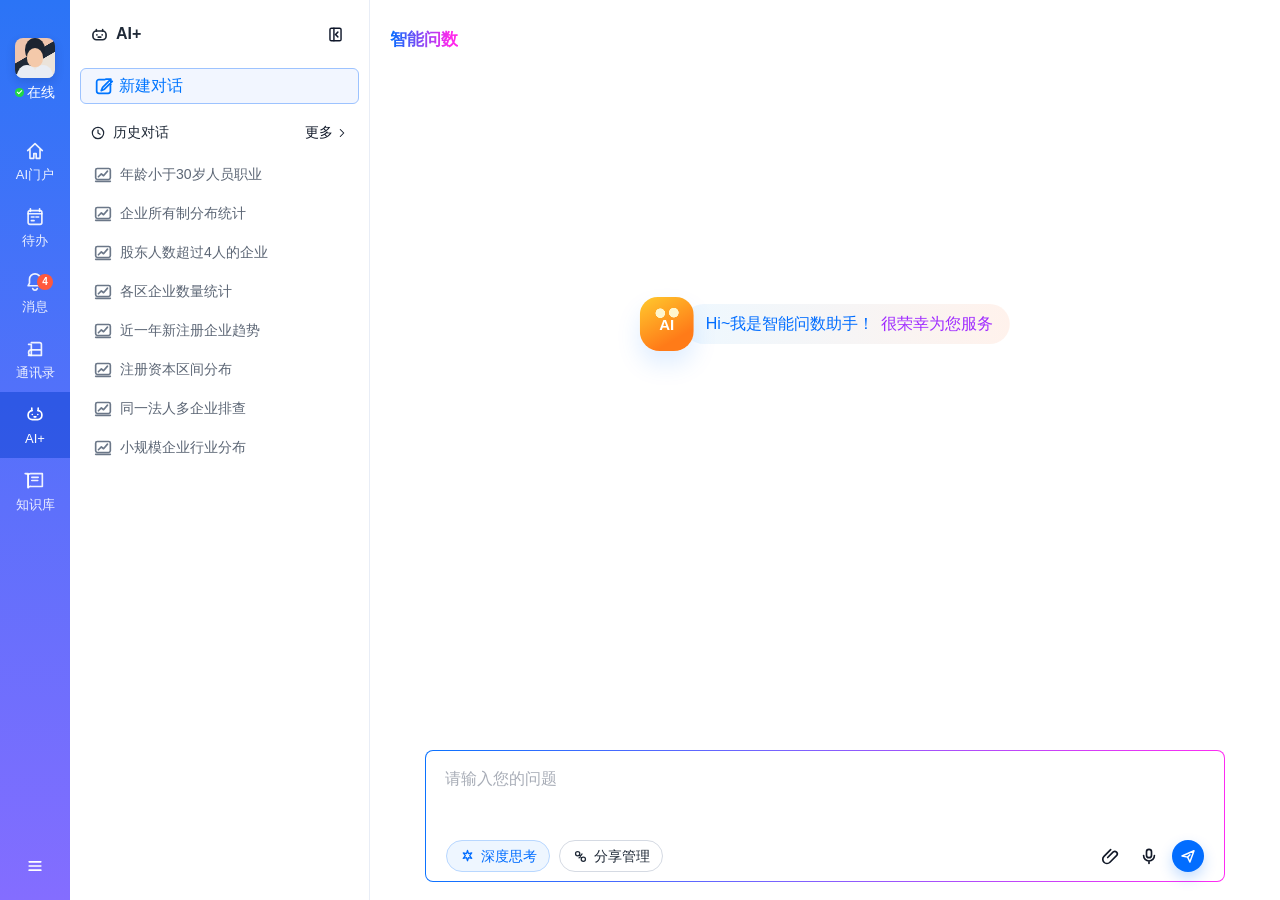
<file: index.html>
<!doctype html>
<html lang="zh-CN">
  <head>
    <meta charset="UTF-8" />
    <meta name="viewport" content="width=device-width, initial-scale=1.0" />
    <title>AI+ 智能问数</title>
    <link rel="stylesheet" href="./styles.css?v=20260804-line-y-axis" />
  </head>
  <body>
    <div class="app">
      <aside class="rail" aria-label="主导航">
        <div class="profile">
          <div class="avatar">
            <span></span>
          </div>
          <div class="online"><i></i>在线</div>
        </div>

        <nav class="rail-nav">
          <a href="#" class="rail-item">
            <svg viewBox="0 0 24 24" aria-hidden="true">
              <path d="M4 11.5 12 4l8 7.5" />
              <path d="M6.5 10.5V20h4.2v-5.2h2.6V20h4.2v-9.5" />
            </svg>
            <span>AI门户</span>
          </a>
          <a href="#" class="rail-item">
            <svg viewBox="0 0 24 24" aria-hidden="true">
              <path d="M7 3v3M17 3v3M4.5 8.5h15" />
              <rect x="4.5" y="5" width="15" height="15" rx="2" />
              <path d="M8 12h3M13 12h3M8 16h3" />
            </svg>
            <span>待办</span>
          </a>
          <a href="#" class="rail-item has-badge">
            <svg viewBox="0 0 24 24" aria-hidden="true">
              <path d="M18 8a6 6 0 0 0-12 0v4.2L4.5 15h15L18 12.2V8Z" />
              <path d="M9.5 18a2.6 2.6 0 0 0 5 0" />
            </svg>
            <b>4</b>
            <span>消息</span>
          </a>
          <a href="#" class="rail-item">
            <svg viewBox="0 0 24 24" aria-hidden="true">
              <path d="M8 5h9a2 2 0 0 1 2 2v12H8a3 3 0 0 1 0-6h11" />
              <path d="M5 7h3v12H5" />
            </svg>
            <span>通讯录</span>
          </a>
          <a href="#" class="rail-item active">
            <svg viewBox="0 0 24 24" aria-hidden="true">
              <path d="M9 7.2a4.5 4.5 0 0 0-4.5 4.5v.8A4.5 4.5 0 0 0 9 17h6a4.5 4.5 0 0 0 4.5-4.5v-.8A4.5 4.5 0 0 0 15 7.2" />
              <path d="M8.5 6V4.5M15.5 6V4.5M9 11.5h.1M15 11.5h.1M11 14h2" />
            </svg>
            <span>AI+</span>
          </a>
          <a href="#" class="rail-item">
            <svg viewBox="0 0 24 24" aria-hidden="true">
              <path d="M4.5 5.2A3.2 3.2 0 0 1 7.7 4H20v14H7.7a3.2 3.2 0 0 0-3.2 1.2V5.2Z" />
              <path d="M4.5 5.2A3.2 3.2 0 0 0 1.3 4H4.5v15.2" />
              <path d="M8.5 8h7M8.5 11.5H15" />
            </svg>
            <span>知识库</span>
          </a>
        </nav>

        <button class="rail-menu" aria-label="更多菜单">
          <svg viewBox="0 0 24 24" aria-hidden="true">
            <path d="M5 7h14M5 12h14M5 17h14" />
          </svg>
        </button>
      </aside>

      <aside class="panel" aria-label="AI+ 历史对话">
        <header class="panel-header">
          <div class="brand">
            <svg viewBox="0 0 24 24" aria-hidden="true">
              <path d="M8.4 8.2V6.5M15.6 8.2V6.5" />
              <rect x="4.5" y="8" width="15" height="10" rx="4" />
              <path d="M9 12.5h.1M15 12.5h.1M10.5 15h3" />
            </svg>
            <span>AI+</span>
          </div>
          <button class="collapse" aria-label="收起侧栏">
            <svg viewBox="0 0 24 24" aria-hidden="true">
              <rect x="5" y="4" width="14" height="16" rx="1.8" />
              <path d="M10 4v16M15 9l-3 3 3 3" />
            </svg>
          </button>
        </header>

        <button class="new-chat" id="newChat">
          <svg viewBox="0 0 24 24" aria-hidden="true">
            <path d="M13 5H6.5A2.5 2.5 0 0 0 4 7.5v10A2.5 2.5 0 0 0 6.5 20h10a2.5 2.5 0 0 0 2.5-2.5V11" />
            <path d="M14 4.5h5.5V10M19 5l-8.5 8.5L9 17l3.5-1.5L21 7" />
          </svg>
          新建对话
        </button>

        <section class="history">
          <header>
            <div>
              <svg viewBox="0 0 24 24" aria-hidden="true">
                <circle cx="12" cy="12" r="8.5" />
                <path d="M12 7.5V12l3 2" />
              </svg>
              <span>历史对话</span>
            </div>
            <a href="#">更多<svg viewBox="0 0 24 24" aria-hidden="true"><path d="m9 6 6 6-6 6" /></svg></a>
          </header>
          <div class="history-list" id="historyList">
            <a href="#" class="history-item" data-query="帮我统计一下年龄小于30岁的人员职业情况，用柱状图展示" data-history-answer-id="under-30-occupation">
              <svg viewBox="0 0 24 24" aria-hidden="true"><rect x="4" y="6" width="16" height="12" rx="1.8" /><path d="M7 15l3.2-3.1 2.4 2 4.3-5M4 20h16" /></svg>
              年龄小于30岁人员职业
            </a>
            <a href="#" class="history-item" data-query="统计企业所有制情况，柱状图展示" data-history-answer-id="ownership-distribution">
              <svg viewBox="0 0 24 24" aria-hidden="true"><rect x="4" y="6" width="16" height="12" rx="1.8" /><path d="M7 15l3.2-3.1 2.4 2 4.3-5M4 20h16" /></svg>
              企业所有制分布统计
            </a>
            <a href="#" class="history-item" data-query="股东人数超过4人的企业有哪些" data-history-answer-id="shareholders-over-four">
              <svg viewBox="0 0 24 24" aria-hidden="true"><rect x="4" y="6" width="16" height="12" rx="1.8" /><path d="M7 15l3.2-3.1 2.4 2 4.3-5M4 20h16" /></svg>
              股东人数超过4人的企业
            </a>
            <a href="#" class="history-item" data-query="按行政区统计企业数量" data-history-answer-id="district-enterprise-count">
              <svg viewBox="0 0 24 24" aria-hidden="true"><rect x="4" y="6" width="16" height="12" rx="1.8" /><path d="M7 15l3.2-3.1 2.4 2 4.3-5M4 20h16" /></svg>
              各区企业数量统计
            </a>
            <a href="#" class="history-item" data-query="统计近一年新注册企业趋势" data-history-answer-id="new-registration-trend">
              <svg viewBox="0 0 24 24" aria-hidden="true"><rect x="4" y="6" width="16" height="12" rx="1.8" /><path d="M7 15l3.2-3.1 2.4 2 4.3-5M4 20h16" /></svg>
              近一年新注册企业趋势
            </a>
            <a href="#" class="history-item" data-query="注册资本区间分布统计" data-history-answer-id="capital-range-distribution">
              <svg viewBox="0 0 24 24" aria-hidden="true"><rect x="4" y="6" width="16" height="12" rx="1.8" /><path d="M7 15l3.2-3.1 2.4 2 4.3-5M4 20h16" /></svg>
              注册资本区间分布
            </a>
            <a href="#" class="history-item" data-query="同一法人名下多企业情况" data-history-answer-id="legal-person-multi-company">
              <svg viewBox="0 0 24 24" aria-hidden="true"><rect x="4" y="6" width="16" height="12" rx="1.8" /><path d="M7 15l3.2-3.1 2.4 2 4.3-5M4 20h16" /></svg>
              同一法人多企业排查
            </a>
            <a href="#" class="history-item" data-query="人员规模小于10人的企业行业分布" data-history-answer-id="small-staff-industry">
              <svg viewBox="0 0 24 24" aria-hidden="true"><rect x="4" y="6" width="16" height="12" rx="1.8" /><path d="M7 15l3.2-3.1 2.4 2 4.3-5M4 20h16" /></svg>
              小规模企业行业分布
            </a>
          </div>
        </section>
      </aside>

      <main class="main" id="main">
        <h1>智能问数</h1>

        <section class="greeting" id="greeting" aria-label="欢迎语">
          <div class="mascot">AI</div>
          <div class="greet-bubble">
            <span>Hi~我是智能问数助手！</span>
            <em>很荣幸为您服务</em>
          </div>
        </section>

        <section class="chat-view" id="chatView" aria-live="polite"></section>

        <section class="workspace" id="workspace" aria-label="对话区">
          <div class="search-panel" id="searchPanel" hidden>
            <header>
              <span>相关问题</span>
              <small>选择一个问题开始分析</small>
            </header>
            <div class="search-results" id="searchResults"></div>
          </div>

          <form class="composer" id="composerForm">
            <textarea id="questionInput" aria-label="输入您的问题" placeholder="请输入您的问题"></textarea>
            <div class="composer-footer">
              <div class="mode-group">
                <button type="button" class="pill active-pill">
                  <svg viewBox="0 0 24 24" aria-hidden="true">
                    <path d="M12 3.5 13.4 8l4.6-1-3 3.8 3 3.8-4.6-1L12 18l-1.4-4.4-4.6 1 3-3.8-3-3.8 4.6 1L12 3.5Z" />
                  </svg>
                  深度思考
                </button>
                <button type="button" class="pill">
                  <svg viewBox="0 0 24 24" aria-hidden="true">
                    <circle cx="8" cy="8" r="3" />
                    <circle cx="16" cy="16" r="3" />
                    <path d="M10.4 10.3 13.6 13.7M14.2 8.4 10 14" />
                  </svg>
                  分享管理
                </button>
              </div>
              <div class="action-group">
                <button type="button" class="icon-button" title="添加附件" aria-label="添加附件">
                  <svg viewBox="0 0 24 24" aria-hidden="true">
                    <path d="m9.2 13.8 6.7-6.7a3 3 0 0 1 4.2 4.2l-8.2 8.2a5 5 0 0 1-7.1-7.1l8-8" />
                  </svg>
                </button>
                <button type="button" class="icon-button" title="语音输入" aria-label="语音输入">
                  <svg viewBox="0 0 24 24" aria-hidden="true">
                    <rect x="9" y="4" width="6" height="10" rx="3" />
                    <path d="M5.5 11.5a6.5 6.5 0 0 0 13 0M12 18v3" />
                  </svg>
                </button>
                <button type="submit" class="send" id="sendButton" title="发送" aria-label="发送">
                  <svg viewBox="0 0 24 24" aria-hidden="true">
                    <path d="m4 12 16-7-5.5 15-3-6.5L4 12Z" />
                    <path d="m11.5 13.5 3-3" />
                  </svg>
                </button>
              </div>
            </div>
          </form>
        </section>
      </main>
    </div>

    <script>
      window.aiDemoStorageKey = "aiDataBusinessCasesHistoryV3";
      window.aiDemoAnswers = [
        {
          id: "under-30-occupation",
          title: "年龄小于30岁人员职业分布统计",
          keywords: ["年龄", "小于30", "30岁", "人员", "职业", "柱状图", "统计"],
          source: "人员档案与企业登记数据",
          creator: "问数分析",
          createdAt: "2026-08-03 10:18",
          chartTitle: "年龄小于30岁人员职业分布统计",
          defaultChart: "bar",
          tableHeaders: ["序号", "职业", "人员数量（人）"],
          chartData: [
            { label: "程序员", value: 96, group: "技术类", columns: ["1", "程序员", "96"] },
            { label: "金融分析师", value: 52, group: "金融类", columns: ["2", "金融分析师", "52"] },
            { label: "产品经理", value: 39, group: "产品类", columns: ["3", "产品经理", "39"] },
            { label: "设计师", value: 24, group: "创意类", columns: ["4", "设计师", "24"] },
            { label: "会计", value: 18, group: "财务类", columns: ["5", "会计", "18"] },
            { label: "摄影师", value: 11, group: "创意类", columns: ["6", "摄影师", "11"] },
            { label: "空乘", value: 6, group: "服务类", columns: ["7", "空乘", "6"] },
          ],
          sections: [
            { heading: "一、查询口径", body: "已按年龄小于30岁筛选人员档案，并按职业字段进行分组统计。当前结果仅展示符合条件人员的职业分布情况。" },
            { heading: "二、统计结果", body: "本次查询共命中246名年龄小于30岁的人员。其中程序员96人，占比最高；金融分析师52人、产品经理39人；空乘6人，为当前样例中的低值职业。" },
            { heading: "三、解读建议", body: "职业分布存在明显高低差，程序员人数是空乘的16倍，技术类岗位占比偏高。若需要进一步分析年轻人员结构，可继续按企业、部门、学历、入职时间或所在区域拆分。" },
          ],
          guesses: [
            { label: "列出年龄小于30岁的人员明细", body: "可输出姓名、年龄、职业、所属企业、所在区域和登记时间字段，用于核对明细记录是否完整。", chart: "table" },
            { label: "哪些职业人数最高？", body: "程序员人数最高，为96人；金融分析师52人、产品经理39人，属于第二梯队；空乘6人，为当前低值职业。", chart: "bar" },
            { label: "生成职业占比饼图", body: "程序员占比约39.0%，金融分析师约21.1%，产品经理约15.9%，其余职业占比较低，适合用饼图查看职业集中度。", chart: "pie" },
          ],
        },
        {
          id: "ownership-distribution",
          title: "企业所有制分布统计",
          keywords: ["企业", "所有制", "国企", "民营", "外企", "柱状图", "统计"],
          source: "工商登记基础库",
          creator: "问数分析",
          createdAt: "2026-08-03 10:22",
          chartTitle: "企业所有制分布统计",
          defaultChart: "bar",
          tableHeaders: ["序号", "企业所有制", "企业数量（家）"],
          chartData: [
            { label: "民营", value: 138, group: "所有制", columns: ["1", "民营", "138"] },
            { label: "国企", value: 46, group: "所有制", columns: ["2", "国企", "46"] },
            { label: "外企", value: 11, group: "所有制", columns: ["3", "外企", "11"] },
          ],
          sections: [
            { heading: "一、查询口径", body: "已按企业登记信息中的所有制类型进行分组统计，当前仅统计样例库内可识别所有制的企业记录。" },
            { heading: "二、统计结果", body: "本次共查询到195家企业，其中民营企业138家、国企46家、外企11家，民营企业数量明显高于其他类型。" },
            { heading: "三、数据解读", body: "从分布看，当前样例库以民营企业为主，民营企业数量约为外企的12.5倍。该结论与柱状图和明细表中的数量一致。" },
          ],
          guesses: [
            { label: "输出所有制统计明细", body: "所有制统计明细包含民营138家、国企46家、外企11家，合计195家，与当前柱状图一致。", chart: "table" },
            { label: "生成所有制占比饼图", body: "民营企业占比约70.8%，国企约23.6%，外企约5.6%，适合用饼图快速查看结构。", chart: "pie" },
            { label: "列出外企明细", body: "可输出外企名称、注册日期、注册资本、法人姓名和注册地址，便于后续核对。", chart: "table" },
          ],
        },
        {
          id: "shareholders-over-four",
          title: "股东人数超过4人的企业清单",
          keywords: ["股东", "股东人数", "超过4人", "企业", "明细", "清单", "表格"],
          source: "企业股权登记数据",
          creator: "问数分析",
          createdAt: "2026-08-03 10:27",
          chartTitle: "股东人数超过4人的企业明细",
          defaultChart: "table",
          tableHeaders: ["序号", "机构名称", "注册或登记日期", "股东数", "注册资本金额（元）", "法人姓名"],
          chartData: [
            { label: "广州市创蔚服装有限公司", value: 58, group: "大型企业", columns: ["1", "广州市创蔚服装有限公司", "2026-05-18", "58", "15,000,000.00", "孙婉婷"] },
            { label: "广州穗达科技服务有限公司", value: 21, group: "中型企业", columns: ["2", "广州穗达科技服务有限公司", "2021-09-26", "21", "4,800,000.00", "陈晓华"] },
            { label: "广州佛镁特家居有限公司", value: 5, group: "小微企业", columns: ["3", "广州佛镁特家居有限公司", "2018-02-18", "5", "1,500,000.00", "王建国"] },
          ],
          sections: [
            { heading: "一、查询口径", body: "已筛选股东人数超过4人的企业，并展示机构名称、登记日期、股东数、注册资本和法人姓名等关键字段。" },
            { heading: "二、查询结果", body: "当前共命中3家企业，股东数分别为58人、21人和5人。其中广州市创蔚服装有限公司股东人数最多，注册资本也最高。" },
            { heading: "三、数据解读", body: "三家企业均满足股东人数超过4人的条件，且股东数量差异明显，最高值是最低值的11.6倍。建议结合行业、注册地址和股权变更记录进一步判断企业规模和经营稳定性。" },
          ],
          guesses: [
            { label: "按股东人数排序展示", body: "可按股东数降序展示企业清单，优先查看股东人数最多的企业及其注册资本情况。", chart: "bar" },
            { label: "输出企业股东数明细", body: "当前明细包含企业名称、登记日期、股东数、注册资本和法人姓名，可直接核对股东人数超过4人的企业清单。", chart: "table" },
            { label: "筛选股东数超过20人", body: "当前结果中广州市创蔚服装有限公司和广州穗达科技服务有限公司股东数超过20人，可作为重点核查对象。", chart: "table" },
          ],
        },
        {
          id: "district-enterprise-count",
          title: "各区企业数量统计",
          keywords: ["行政区", "区域", "企业数量", "各区", "柱状图", "分布"],
          source: "企业登记地址数据",
          creator: "问数分析",
          createdAt: "2026-08-03 10:31",
          chartTitle: "各区企业数量统计",
          defaultChart: "bar",
          tableHeaders: ["序号", "行政区", "企业数量（家）"],
          chartData: [
            { label: "天河区", value: 286, group: "中心城区", columns: ["1", "天河区", "286"] },
            { label: "海珠区", value: 142, group: "中心城区", columns: ["2", "海珠区", "142"] },
            { label: "越秀区", value: 81, group: "中心城区", columns: ["3", "越秀区", "81"] },
            { label: "黄埔区", value: 39, group: "产业城区", columns: ["4", "黄埔区", "39"] },
            { label: "番禺区", value: 18, group: "外围城区", columns: ["5", "番禺区", "18"] },
            { label: "白云区", value: 7, group: "外围城区", columns: ["6", "白云区", "7"] },
          ],
          sections: [
            { heading: "一、查询口径", body: "已按企业注册地址归属行政区进行汇总，统计各区企业数量。" },
            { heading: "二、统计结果", body: "本次共统计573家企业。天河区286家，数量最高；海珠区142家、越秀区81家；白云区7家，为当前低值区域。" },
            { heading: "三、数据解读", body: "企业分布明显集中在中心城区，天河区数量约为白云区的40.9倍。后续可结合行业类型、注册资本和成立时间进一步分析区域产业特征。" },
          ],
          guesses: [
            { label: "输出区域数量表", body: "区域数量表展示天河区286家、海珠区142家、越秀区81家、黄埔区39家、番禺区18家、白云区7家。", chart: "table" },
            { label: "生成区域占比饼图", body: "可将各区企业数量转为占比，快速查看企业集中区域。", chart: "pie" },
            { label: "筛选天河区企业", body: "可继续只看天河区企业，并按注册资本、成立日期或行业类型排序。", chart: "table" },
          ],
        },
        {
          id: "new-registration-trend",
          title: "近一年新注册企业趋势",
          keywords: ["近一年", "新注册", "企业", "趋势", "月份", "折线图"],
          source: "企业注册登记数据",
          creator: "问数分析",
          createdAt: "2026-08-03 10:36",
          chartTitle: "近一年新注册企业月度趋势",
          defaultChart: "line",
          tableHeaders: ["序号", "月份", "新注册企业数量（家）"],
          chartData: [
            { label: "9月", value: 9, group: "2025", columns: ["1", "2025年9月", "9"] },
            { label: "10月", value: 28, group: "2025", columns: ["2", "2025年10月", "28"] },
            { label: "11月", value: 13, group: "2025", columns: ["3", "2025年11月", "13"] },
            { label: "12月", value: 47, group: "2025", columns: ["4", "2025年12月", "47"] },
            { label: "1月", value: 21, group: "2026", columns: ["5", "2026年1月", "21"] },
            { label: "2月", value: 6, group: "2026", columns: ["6", "2026年2月", "6"] },
            { label: "3月", value: 74, group: "2026", columns: ["7", "2026年3月", "74"] },
            { label: "4月", value: 58, group: "2026", columns: ["8", "2026年4月", "58"] },
            { label: "5月", value: 116, group: "2026", columns: ["9", "2026年5月", "116"] },
            { label: "6月", value: 82, group: "2026", columns: ["10", "2026年6月", "82"] },
            { label: "7月", value: 35, group: "2026", columns: ["11", "2026年7月", "35"] },
            { label: "8月", value: 18, group: "2026", columns: ["12", "2026年8月", "18"] },
          ],
          sections: [
            { heading: "一、查询口径", body: "已按注册或登记日期统计近一年每月新增企业数量。" },
            { heading: "二、趋势结果", body: "近一年共新增507家企业。2026年5月新增116家，为峰值月份；2026年2月新增6家，为低值月份。" },
            { heading: "三、数据解读", body: "2026年3月至6月新增企业明显较多，5月新增数量约为2月的19.3倍，说明新注册高峰集中在上半年中段。" },
          ],
          guesses: [
            { label: "输出月度新增统计表", body: "月度新增统计表可展示近一年每月新增企业数量，其中2026年5月为116家，是当前峰值月份。", chart: "table" },
            { label: "按季度统计新增企业", body: "可按季度汇总新增企业数量，观察登记高峰是否集中在特定季度。", chart: "bar" },
            { label: "生成月度占比饼图", body: "可按月份查看新增企业占比，2026年5月占比最高，2026年2月占比最低。", chart: "pie" },
          ],
        },
        {
          id: "capital-range-distribution",
          title: "注册资本区间分布统计",
          keywords: ["注册资本", "资本", "区间", "分布", "企业", "饼图"],
          source: "工商注册资本数据",
          creator: "问数分析",
          createdAt: "2026-08-03 10:42",
          chartTitle: "注册资本区间分布统计",
          defaultChart: "pie",
          tableHeaders: ["序号", "注册资本区间", "企业数量（家）"],
          chartData: [
            { label: "100万以下", value: 72, group: "小微", columns: ["1", "100万以下", "72"] },
            { label: "100万-500万", value: 184, group: "中小", columns: ["2", "100万-500万", "184"] },
            { label: "500万-1000万", value: 39, group: "中型", columns: ["3", "500万-1000万", "39"] },
            { label: "1000万以上", value: 8, group: "大型", columns: ["4", "1000万以上", "8"] },
          ],
          sections: [
            { heading: "一、查询口径", body: "已按企业注册资本金额划分区间，统计各区间企业数量。" },
            { heading: "二、统计结果", body: "本次共统计303家企业。100万至500万区间企业最多，共184家；100万以下72家；1000万以上8家，数量最少。" },
            { heading: "三、数据解读", body: "当前样例企业以中小注册资本规模为主，100万至500万区间约占60.7%，数量是1000万以上区间的23倍。" },
          ],
          guesses: [
            { label: "输出资本区间统计表", body: "资本区间统计表展示100万至500万184家、100万以下72家、500万至1000万39家、1000万以上8家。", chart: "table" },
            { label: "按所有制看注册资本", body: "可将注册资本区间与所有制类型交叉分析，查看不同所有制企业的资本规模差异。", chart: "bar" },
            { label: "生成资本规模占比", body: "可用饼图查看各资本区间占比，识别企业规模结构。", chart: "pie" },
          ],
        },
        {
          id: "legal-person-multi-company",
          title: "同一法人名下多企业情况",
          keywords: ["法人", "同一法人", "多企业", "企业数量", "名下", "排查"],
          source: "法人任职与企业登记数据",
          creator: "问数分析",
          createdAt: "2026-08-03 10:46",
          chartTitle: "同一法人名下企业数量",
          defaultChart: "table",
          tableHeaders: ["序号", "法人姓名", "名下企业数量", "主要关联企业", "最高注册资本（元）"],
          chartData: [
            { label: "王建国", value: 48, group: "重点关注", columns: ["1", "王建国", "48", "广州佛镁特家居有限公司", "3,000,000.00"] },
            { label: "孙婉婷", value: 17, group: "正常", columns: ["2", "孙婉婷", "17", "广州市创蔚服装有限公司", "15,000,000.00"] },
            { label: "陈晓华", value: 7, group: "正常", columns: ["3", "陈晓华", "7", "广州启晟贸易有限公司", "2,000,000.00"] },
            { label: "刘雅琴", value: 2, group: "正常", columns: ["4", "刘雅琴", "2", "广州南湾咨询有限公司", "800,000.00"] },
          ],
          sections: [
            { heading: "一、查询口径", body: "已按法人姓名聚合同名下关联企业数量，筛选名下企业数量大于1家的记录。" },
            { heading: "二、查询结果", body: "当前共命中4位法人，其中王建国名下关联企业数量最多，为48家；刘雅琴名下2家，为当前低值记录。" },
            { heading: "三、数据解读", body: "同一法人关联多家企业属于常见经营现象，但王建国的关联数量明显高于其他法人，是低值记录的24倍。若同时存在高频变更、异常经营或地址集中情况，建议进一步穿透核验。" },
          ],
          guesses: [
            { label: "输出法人关联统计表", body: "法人关联统计表展示法人姓名、名下企业数量、主要关联企业和最高注册资本，便于判断关联数量差异。", chart: "table" },
            { label: "按法人企业数量排序", body: "可按名下企业数量降序展示，优先查看关联企业较多的法人。", chart: "bar" },
            { label: "筛选存在异常经营的企业", body: "可叠加经营状态和异常名录字段，排查多企业关联中的潜在风险。", chart: "table" },
          ],
        },
        {
          id: "small-staff-industry",
          title: "人员规模小于10人的企业行业分布",
          keywords: ["人员规模", "小于10人", "企业", "行业", "分布", "小微"],
          source: "企业人员规模与行业数据",
          creator: "问数分析",
          createdAt: "2026-08-03 10:51",
          chartTitle: "人员规模小于10人的企业行业分布",
          defaultChart: "bar",
          tableHeaders: ["序号", "行业", "企业数量（家）"],
          chartData: [
            { label: "批发零售", value: 156, group: "商贸", columns: ["1", "批发零售", "156"] },
            { label: "居民服务", value: 67, group: "服务", columns: ["2", "居民服务", "67"] },
            { label: "软件服务", value: 28, group: "科技", columns: ["3", "软件服务", "28"] },
            { label: "服装制造", value: 19, group: "制造", columns: ["4", "服装制造", "19"] },
            { label: "建筑装饰", value: 8, group: "建筑", columns: ["5", "建筑装饰", "8"] },
            { label: "餐饮", value: 3, group: "服务", columns: ["6", "餐饮", "3"] },
          ],
          sections: [
            { heading: "一、查询口径", body: "已筛选人员规模小于10人的企业，并按行业类型汇总企业数量。" },
            { heading: "二、统计结果", body: "本次共统计281家人员规模小于10人的企业。批发零售156家，数量最多；居民服务67家；餐饮3家，数量最少。" },
            { heading: "三、数据解读", body: "小规模企业主要集中在商贸和生活服务类行业，批发零售数量是餐饮的52倍，说明轻资产、低人员配置的经营主体占比较高。" },
          ],
          guesses: [
            { label: "输出行业数量表", body: "行业数量表展示人员规模小于10人的企业按行业分布，批发零售156家、居民服务67家、餐饮3家。", chart: "table" },
            { label: "生成行业占比饼图", body: "可用饼图展示小规模企业在各行业中的占比，快速判断行业集中度。", chart: "pie" },
            { label: "按区域拆分小规模企业", body: "可继续按行政区统计小规模企业数量，判断是否存在区域集中。", chart: "bar" },
          ],
        },
      ];
      window.aiDemoThinkingEnabled = true;
      window.aiDemoThinkingMinMs = 3000;
      window.aiDemoThinkingMaxMs = 6000;
    </script>
    <script src="./script.js?v=20260804-line-y-axis"></script>
  </body>
</html>
</file>
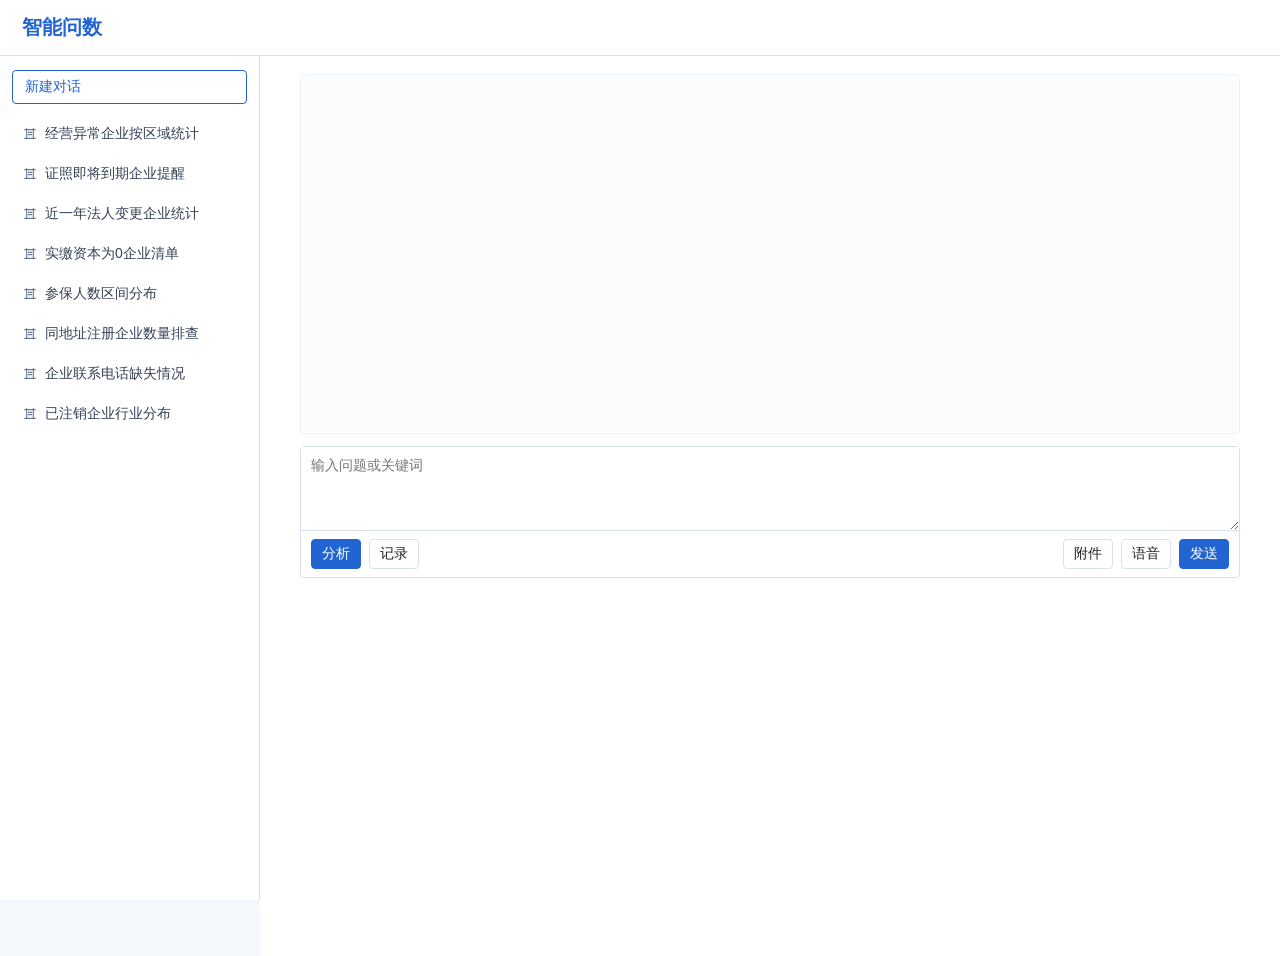
<file: plain-demo/index.html>
<!doctype html>
<html lang="zh-CN">
  <head>
    <meta charset="UTF-8" />
    <meta name="viewport" content="width=device-width, initial-scale=1.0" />
    <title>智能问数</title>
    <link rel="stylesheet" href="./styles.css?v=20260804-line-y-axis" />
  </head>
  <body>
    <div class="app">
      <header class="site-header">
        <strong>智能问数</strong>
      </header>

      <aside class="panel" aria-label="历史对话">
        <button class="new-chat" id="newChat" type="button">新建对话</button>

        <section class="history">
          <div class="history-list" id="historyList">
            <a href="#" class="history-item" data-query="经营异常企业按区域统计" data-history-answer-id="abnormal-region">经营异常企业按区域统计</a>
            <a href="#" class="history-item" data-query="证照即将到期企业提醒" data-history-answer-id="license-expiry">证照即将到期企业提醒</a>
            <a href="#" class="history-item" data-query="近一年法人变更企业统计" data-history-answer-id="legal-change">近一年法人变更企业统计</a>
            <a href="#" class="history-item" data-query="实缴资本为0企业清单" data-history-answer-id="paid-capital">实缴资本为0企业清单</a>
            <a href="#" class="history-item" data-query="参保人数区间分布" data-history-answer-id="insured-scale">参保人数区间分布</a>
            <a href="#" class="history-item" data-query="同地址注册企业数量排查" data-history-answer-id="address-cluster">同地址注册企业数量排查</a>
            <a href="#" class="history-item" data-query="企业联系电话缺失情况" data-history-answer-id="contact-missing">企业联系电话缺失情况</a>
            <a href="#" class="history-item" data-query="已注销企业行业分布" data-history-answer-id="cancelled-industry">已注销企业行业分布</a>
          </div>
        </section>
      </aside>

      <main class="main" id="main">
        <section class="greeting" id="greeting" aria-label="欢迎"></section>

        <section class="chat-view" id="chatView" aria-live="polite"></section>

        <section class="workspace" id="workspace" aria-label="对话区">
          <div class="search-panel" id="searchPanel" hidden>
            <div class="search-results" id="searchResults"></div>
          </div>

          <form class="composer" id="composerForm">
            <textarea id="questionInput" aria-label="输入问题" placeholder="输入问题或关键词"></textarea>
            <div class="composer-footer">
              <div class="mode-group">
                <button type="button" class="pill active-pill">分析</button>
                <button type="button" class="pill">记录</button>
              </div>
              <div class="action-group">
                <button type="button" class="icon-button" title="附件" aria-label="附件">附件</button>
                <button type="button" class="icon-button" title="语音" aria-label="语音">语音</button>
                <button type="submit" class="send" id="sendButton" title="发送" aria-label="发送">发送</button>
              </div>
            </div>
          </form>
        </section>
      </main>
    </div>

    <script>
      window.aiDemoStorageKey = "bDataBusinessCheckHistoryV2";
      window.aiDemoShowMetricCards = false;
      window.aiDemoQuestionTitle = "更多问题";
      window.aiDemoStaticGuessCharts = true;
      window.aiDemoAnswerMetaPlacement = "bottom";
      window.aiDemoCompactActions = true;
      window.aiDemoHistoryIcon = '<svg viewBox="0 0 24 24" aria-hidden="true"><path d="M4 5.5h16M7 4v15M17 4v15M4 18.5h16" /><path d="M9.5 9.5h5M9.5 13h5" /></svg>';
    </script>
    <script src="./content.js?v=20260804-value-spread"></script>
    <script src="../script.js?v=20260804-line-y-axis"></script>
  </body>
</html>
</file>
<file: styles.css>
:root {
  --blue: #0877ff;
  --blue-strong: #026dff;
  --teal: #19c5c7;
  --ink: #111827;
  --muted: #667085;
  --line: #e8edf6;
  --soft: #f4f6fa;
  --panel: #ffffff;
}

* {
  box-sizing: border-box;
}

html,
body {
  width: 100%;
  min-width: 320px;
  height: 100%;
  margin: 0;
}

body {
  color: var(--ink);
  font-family:
    "Microsoft YaHei",
    "PingFang SC",
    "Helvetica Neue",
    Arial,
    sans-serif;
  background: #ffffff;
}

button,
a,
textarea {
  font: inherit;
}

button,
a {
  -webkit-tap-highlight-color: transparent;
}

button {
  border: 0;
  cursor: pointer;
}

a {
  color: inherit;
  text-decoration: none;
}

svg {
  width: 20px;
  height: 20px;
  display: block;
  fill: none;
  stroke: currentColor;
  stroke-width: 2;
  stroke-linecap: round;
  stroke-linejoin: round;
}

.app {
  width: 100%;
  height: 100vh;
  min-height: 720px;
  display: flex;
  overflow: hidden;
  background: #ffffff;
}

.rail {
  width: 70px;
  height: 100%;
  flex: 0 0 70px;
  display: flex;
  flex-direction: column;
  align-items: center;
  position: relative;
  color: #ffffff;
  background: linear-gradient(180deg, #2b74f6 0%, #846dff 100%);
}

.profile {
  width: 100%;
  padding-top: 38px;
  display: grid;
  justify-items: center;
  gap: 4px;
}

.avatar {
  width: 40px;
  height: 40px;
  border-radius: 8px;
  overflow: hidden;
  position: relative;
  background:
    radial-gradient(circle at 50% 28%, #ffe2c8 0 13%, transparent 14%),
    radial-gradient(circle at 50% 36%, #20222a 0 19%, transparent 20%),
    linear-gradient(150deg, #f0c5ad 0 40%, #1f2937 41% 58%, #ebe3da 59% 100%);
  box-shadow: 0 4px 10px rgba(2, 24, 72, 0.16);
}

.avatar span {
  width: 16px;
  height: 19px;
  border-radius: 50% 50% 45% 45%;
  display: block;
  position: absolute;
  left: 12px;
  top: 10px;
  background: #f4c9aa;
  box-shadow:
    0 -8px 0 2px #1d2430,
    -8px 19px 0 2px #e9edf4,
    8px 19px 0 2px #e9edf4;
}

.online {
  min-width: 48px;
  display: flex;
  align-items: center;
  justify-content: center;
  gap: 3px;
  font-size: 14px;
  line-height: 20px;
}

.online i {
  width: 9px;
  height: 9px;
  border-radius: 50%;
  display: inline-block;
  background: #20d844;
  position: relative;
}

.online i::after {
  content: "";
  width: 4px;
  height: 2px;
  border-left: 1.5px solid #ffffff;
  border-bottom: 1.5px solid #ffffff;
  position: absolute;
  left: 2px;
  top: 2.5px;
  transform: rotate(-45deg);
}

.rail-nav {
  width: 100%;
  margin-top: 26px;
}

.rail-item {
  width: 70px;
  height: 66px;
  display: flex;
  flex-direction: column;
  align-items: center;
  justify-content: center;
  gap: 4px;
  position: relative;
  color: rgba(255, 255, 255, 0.9);
  font-size: 13px;
  line-height: 17px;
}

.rail-item svg {
  width: 22px;
  height: 22px;
  stroke-width: 1.8;
}

.rail-item.active {
  color: #ffffff;
  background: rgba(18, 71, 214, 0.56);
}

.rail-item b {
  min-width: 16px;
  height: 16px;
  padding: 0 4px;
  border-radius: 999px;
  display: grid;
  place-items: center;
  position: absolute;
  top: 14px;
  right: 17px;
  color: #ffffff;
  font-size: 10px;
  line-height: 16px;
  background: #ff593d;
}

.rail-menu {
  width: 42px;
  height: 42px;
  margin-top: auto;
  margin-bottom: 13px;
  display: grid;
  place-items: center;
  color: #ffffff;
  background: transparent;
  border-radius: 10px;
}

.rail-menu:hover {
  background: rgba(255, 255, 255, 0.12);
}

.panel {
  width: 300px;
  height: 100%;
  flex: 0 0 300px;
  color: #1f2937;
  background: var(--panel);
  border-right: 1px solid var(--line);
}

.panel-header {
  height: 68px;
  padding: 0 19px;
  display: flex;
  align-items: center;
  justify-content: space-between;
}

.brand {
  display: flex;
  align-items: center;
  gap: 6px;
  font-size: 16px;
  font-weight: 600;
}

.brand svg {
  width: 21px;
  height: 21px;
  stroke-width: 1.9;
}

.collapse {
  width: 30px;
  height: 30px;
  display: grid;
  place-items: center;
  color: #0f172a;
  background: transparent;
  border-radius: 7px;
}

.collapse:hover {
  background: #f4f7fb;
}

.collapse svg {
  width: 19px;
  height: 19px;
  stroke-width: 1.8;
}

.new-chat {
  width: calc(100% - 20px);
  height: 36px;
  margin: 0 10px 16px;
  padding: 0 12px;
  display: flex;
  align-items: center;
  gap: 4px;
  color: #0075ff;
  background: #f2f6ff;
  border: 1px solid #9dc3ff;
  border-radius: 6px;
  text-align: left;
}

.new-chat svg {
  width: 22px;
  height: 22px;
  stroke-width: 1.9;
}

.feature-list {
  padding: 0 10px 15px;
}

.feature-item,
.history-item {
  min-height: 38px;
  padding: 0 12px;
  display: flex;
  align-items: center;
  gap: 6px;
  color: #202938;
  border-radius: 7px;
  font-size: 14px;
  line-height: 20px;
}

.feature-item + .feature-item {
  margin-top: 1px;
}

.feature-item svg,
.history-item svg {
  width: 22px;
  height: 22px;
  flex: 0 0 22px;
  color: #1f2937;
  stroke-width: 1.8;
}

.feature-item.selected {
  background: #eef0f5;
}

.history {
  height: calc(100% - 118px);
  padding: 0 10px 0;
  overflow: hidden;
}

.history header {
  height: 25px;
  margin: 0 10px 10px;
  display: flex;
  align-items: center;
  justify-content: space-between;
  font-size: 14px;
}

.history header div,
.history header a {
  display: flex;
  align-items: center;
  gap: 7px;
}

.history header svg {
  width: 16px;
  height: 16px;
  stroke-width: 1.8;
}

.history header a {
  gap: 2px;
  color: #101828;
}

.history header a svg {
  width: 14px;
  height: 14px;
}

.history-item {
  min-height: 38px;
  color: #5c6675;
}

.history-item span {
  min-width: 0;
  overflow: hidden;
  text-overflow: ellipsis;
  white-space: nowrap;
}

.history-list {
  height: calc(100% - 35px);
  display: grid;
  align-content: start;
  gap: 1px;
  overflow: auto;
  padding-right: 2px;
}

.history-item svg {
  color: #6b7788;
}

.history-item:hover,
.feature-item:hover {
  background: #f4f6fa;
}

.history-item.active {
  color: #202938;
  background: #eef0f5;
}

.history-item.active svg {
  color: #1f2937;
}

.main {
  min-width: 0;
  flex: 1;
  height: 100%;
  position: relative;
  overflow: hidden;
  background: #ffffff;
}

.main.has-answer {
  overflow-y: auto;
}

.main h1 {
  margin: 28px 0 0 20px;
  display: inline-block;
  font-size: 17px;
  font-weight: 600;
  line-height: 24px;
  letter-spacing: 0;
  color: transparent;
  background: linear-gradient(90deg, #006dff 0%, #ff28ec 88%);
  background-clip: text;
  -webkit-background-clip: text;
}

.greeting {
  width: max-content;
  max-width: min(92%, 560px);
  height: 58px;
  display: flex;
  align-items: center;
  justify-content: center;
  position: absolute;
  left: 50%;
  top: 36%;
  transform: translate(-50%, -50%);
}

.has-answer .greeting {
  display: none;
}

.mascot {
  width: 54px;
  height: 54px;
  margin-right: -10px;
  display: grid;
  place-items: center;
  z-index: 1;
  color: #ffffff;
  font-size: 15px;
  font-weight: 800;
  letter-spacing: 0;
  border-radius: 18px 18px 20px 20px;
  background:
    radial-gradient(circle at 38% 30%, #fff6ce 0 9%, transparent 10%),
    radial-gradient(circle at 63% 29%, #fff6ce 0 9%, transparent 10%),
    linear-gradient(150deg, #ffca2e 0%, #ff7b18 74%);
  box-shadow: 0 13px 24px rgba(0, 117, 255, 0.13);
}

.greet-bubble {
  height: 40px;
  padding: 0 17px 0 22px;
  display: flex;
  align-items: center;
  white-space: nowrap;
  color: #006dff;
  font-size: 16px;
  line-height: 40px;
  border-radius: 999px;
  background: linear-gradient(90deg, #eef8ff 0%, #fff2ec 100%);
}

.greet-bubble span {
  color: #006dff;
}

.greet-bubble em {
  margin-left: 7px;
  font-style: normal;
  color: #a02cff;
}

.workspace {
  width: min(800px, calc(100% - 64px));
  position: absolute;
  left: 50%;
  bottom: 18px;
  transform: translateX(-50%);
}

.has-answer .workspace {
  position: relative;
  left: auto;
  bottom: auto;
  transform: none;
  margin: 24px auto 18px;
}

.composer {
  height: 132px;
  padding: 1px;
  border-radius: 8px;
  background: linear-gradient(92deg, #0a72ff 0%, #7a63ff 45%, #ff2bf3 100%);
}

.has-answer .composer {
  background: #d8dee8;
}

.composer textarea {
  width: 100%;
  height: 80px;
  padding: 16px 19px 5px;
  display: block;
  color: #1f2937;
  font-size: 16px;
  line-height: 24px;
  resize: none;
  outline: none;
  border: 0;
  border-radius: 7px 7px 0 0;
  background: #ffffff;
}

.composer textarea::placeholder {
  color: #a8adb7;
}

.composer-footer {
  height: 50px;
  padding: 0 20px;
  display: flex;
  align-items: center;
  justify-content: space-between;
  background: #ffffff;
  border-radius: 0 0 7px 7px;
}

.mode-group,
.action-group {
  display: flex;
  align-items: center;
}

.mode-group {
  gap: 9px;
}

.action-group {
  gap: 15px;
}

.pill {
  height: 32px;
  padding: 0 12px;
  display: inline-flex;
  align-items: center;
  gap: 5px;
  color: #1f2937;
  font-size: 14px;
  line-height: 30px;
  background: #ffffff;
  border: 1px solid #d5dae3;
  border-radius: 999px;
}

.pill svg {
  width: 17px;
  height: 17px;
  stroke-width: 1.8;
}

.active-pill {
  color: var(--blue-strong);
  background: #eef6ff;
  border-color: #b8d7ff;
}

.icon-button,
.send {
  display: grid;
  place-items: center;
  color: #111827;
  background: transparent;
}

.icon-button {
  width: 24px;
  height: 24px;
}

.icon-button svg {
  width: 20px;
  height: 20px;
  stroke-width: 2;
}

.send {
  width: 32px;
  height: 32px;
  color: #ffffff;
  border-radius: 50%;
  background: var(--blue-strong);
  box-shadow: 0 6px 14px rgba(0, 111, 255, 0.24);
}

.send.is-muted {
  background: #d7d7d7;
  box-shadow: none;
}

.send svg {
  width: 18px;
  height: 18px;
  stroke-width: 2;
}

.search-panel {
  margin-bottom: 12px;
  padding: 14px 16px;
  background: #ffffff;
  border: 1px solid #dfe5ef;
  border-radius: 8px;
  box-shadow: 0 8px 24px rgba(15, 23, 42, 0.11);
}

.search-panel header {
  display: flex;
  align-items: center;
  justify-content: space-between;
  gap: 16px;
  margin-bottom: 10px;
}

.search-panel header span {
  font-size: 15px;
  font-weight: 600;
}

.search-panel header small {
  color: var(--muted);
  font-size: 13px;
}

.search-results {
  display: grid;
  gap: 8px;
}

.search-option {
  width: 100%;
  min-height: 56px;
  padding: 9px 12px;
  display: grid;
  gap: 4px;
  color: #263244;
  text-align: left;
  background: #f9fbfe;
  border: 1px solid transparent;
  border-radius: 7px;
}

.search-option:hover {
  color: var(--blue);
  background: #f2f7ff;
  border-color: #bcd8ff;
}

.search-option span {
  font-size: 15px;
  line-height: 22px;
}

.search-option small {
  color: #7b8494;
  font-size: 12px;
  line-height: 18px;
}

.chat-view {
  width: min(800px, calc(100% - 64px));
  margin: 7px auto 0;
  display: none;
}

.has-answer .chat-view {
  display: block;
}

.answer-page {
  padding-top: 6px;
}

.answer-page + .answer-page {
  margin-top: 32px;
  padding-top: 30px;
  border-top: 1px solid #edf1f7;
}

.query-row {
  min-height: 42px;
  display: flex;
  justify-content: flex-end;
  margin-bottom: 38px;
}

.user-query {
  max-width: 520px;
  padding: 10px 16px;
  color: #1f2937;
  font-size: 16px;
  line-height: 22px;
  background: #f1f3f7;
  border-radius: 8px;
}

.thinking-page .query-row {
  margin-bottom: 18px;
}

.thinking-card {
  width: min(640px, 100%);
  padding: 18px 20px;
  color: #344054;
  background: #f8fbff;
  border: 1px solid #dbe7ff;
  border-radius: 8px;
}

.thinking-title {
  display: flex;
  align-items: center;
  gap: 6px;
  color: #0f172a;
  font-size: 16px;
  font-weight: 500;
  line-height: 24px;
}

.thinking-title i {
  width: 6px;
  height: 6px;
  display: inline-block;
  background: var(--blue);
  border-radius: 50%;
  animation: thinkingPulse 1.1s infinite ease-in-out;
}

.thinking-title i:nth-of-type(2) {
  animation-delay: 0.16s;
}

.thinking-title i:nth-of-type(3) {
  animation-delay: 0.32s;
}

.thinking-card ol {
  margin: 12px 0 0;
  padding-left: 20px;
}

.thinking-card li {
  color: #526071;
  font-size: 14px;
  line-height: 1.7;
}

@keyframes thinkingPulse {
  0%,
  80%,
  100% {
    opacity: 0.35;
    transform: translateY(0);
  }

  40% {
    opacity: 1;
    transform: translateY(-2px);
  }
}

.answer-content {
  color: #101828;
}

.answer-content h2 {
  margin: 0 0 22px;
  font-size: 18px;
  font-weight: 500;
  line-height: 28px;
  letter-spacing: 0;
}

.meta-row {
  display: flex;
  flex-wrap: wrap;
  align-items: center;
  gap: 36px;
  color: #344054;
  font-size: 15px;
  line-height: 22px;
}

.meta-row strong {
  color: #0f172a;
  font-weight: 600;
}

.answer-divider {
  height: 1px;
  margin: 18px 0 17px;
  background: #d7dde8;
}

.answer-content h3 {
  margin: 20px 0 10px;
  font-size: 16px;
  font-weight: 600;
  line-height: 24px;
  letter-spacing: 0;
}

.answer-content p,
.answer-content li {
  color: #111827;
  font-size: 16px;
  line-height: 1.65;
}

.answer-content p {
  margin: 0;
}

.answer-content ul {
  margin: 0;
  padding-left: 20px;
}

.answer-content li + li {
  margin-top: 8px;
}

.chart-card {
  overflow: hidden;
  background: #ffffff;
  border: 1px solid #e5eaf2;
  border-radius: 6px;
}

.chart-toolbar {
  height: 38px;
  padding: 0 11px;
  display: flex;
  align-items: center;
  justify-content: space-between;
  background: #f5f7fb;
}

.chart-tabs {
  display: flex;
  align-items: center;
  gap: 7px;
}

.chart-tab,
.chart-expand {
  width: 22px;
  height: 22px;
  display: grid;
  place-items: center;
  color: #111827;
  background: transparent;
  border-radius: 4px;
}

.chart-tab:hover,
.chart-tab.active {
  color: var(--blue);
  background: #e8f1ff;
}

.chart-tab svg,
.chart-expand svg {
  width: 18px;
  height: 18px;
  stroke-width: 1.8;
}

.chart-body {
  height: 286px;
  padding: 22px 22px 18px 20px;
  background: #ffffff;
}

.metric-grid {
  margin: 18px 0 18px;
  display: grid;
  grid-template-columns: repeat(4, minmax(0, 1fr));
  gap: 10px;
}

.metric-card {
  min-height: 74px;
  padding: 12px 13px;
  display: grid;
  align-content: center;
  gap: 3px;
  background: #f8fbff;
  border: 1px solid #e7edf6;
  border-radius: 7px;
}

.metric-card span {
  color: #667085;
  font-size: 13px;
  line-height: 18px;
}

.metric-card strong {
  color: #0f172a;
  font-size: 22px;
  font-weight: 600;
  line-height: 26px;
}

.metric-card em {
  min-width: 0;
  overflow: hidden;
  color: #7a8494;
  font-size: 12px;
  font-style: normal;
  line-height: 16px;
  text-overflow: ellipsis;
  white-space: nowrap;
}

.bar-chart {
  height: 100%;
  display: grid;
  grid-template-columns: 38px 1fr;
}

.y-axis {
  height: 214px;
  display: flex;
  flex-direction: column;
  justify-content: space-between;
  color: #667085;
  font-size: 13px;
  font-weight: 400;
  line-height: 16px;
  text-align: right;
  padding-right: 9px;
}

.bar-plot {
  height: 214px;
  position: relative;
  border-left: 1px solid #e6eaf0;
  border-bottom: 1px solid #e6eaf0;
}

.bar-plot > i {
  height: 1px;
  display: block;
  position: absolute;
  left: 0;
  right: 0;
  background: repeating-linear-gradient(90deg, #e5e8ee 0 4px, transparent 4px 8px);
}

.bar-plot > i:nth-child(1) {
  top: 0;
}

.bar-plot > i:nth-child(2) {
  top: 25%;
}

.bar-plot > i:nth-child(3) {
  top: 50%;
}

.bar-plot > i:nth-child(4) {
  top: 75%;
}

.bar-plot > i:nth-child(5) {
  top: 100%;
}

.bars {
  height: 100%;
  display: grid;
  grid-template-columns: repeat(var(--items, 12), minmax(24px, 1fr));
  align-items: end;
  gap: clamp(8px, 1.15vw, 19px);
  padding: 0 15px;
  position: relative;
  z-index: 1;
}

.bar-item {
  height: 100%;
  min-width: 0;
  display: grid;
  align-items: end;
  justify-items: center;
  grid-template-rows: 1fr 28px;
}

.bar {
  width: 20px;
  min-height: 8px;
  border-radius: 10px 10px 0 0;
}

.bar.teal {
  background: var(--teal);
}

.bar.blue {
  background: var(--blue);
}

.bar-item span {
  color: #5b6472;
  font-size: 13px;
  font-weight: 400;
  line-height: 20px;
  white-space: nowrap;
}

.line-chart,
.line-chart svg {
  width: 100%;
  height: 100%;
}

.line-chart .grid path {
  stroke: #e7ebf2;
  stroke-dasharray: 5 5;
  stroke-width: 1;
}

.line-chart .axis path,
.line-chart .axis line {
  fill: none;
  stroke: #cbd5e1;
  stroke-width: 1;
}

.line-chart .axis text {
  fill: #667085;
  font-size: 11px;
  font-weight: 400;
}

.line-path {
  fill: none;
  stroke: var(--blue);
  stroke-width: 3;
}

.area-fill {
  fill: rgba(8, 119, 255, 0.12);
  stroke: none;
}

.line-dot {
  fill: #ffffff;
  stroke: var(--teal);
  stroke-width: 3;
}

.line-chart text {
  fill: #667085;
  stroke: none;
  font-size: 12px;
  font-weight: 400;
}

.pie-chart {
  height: 100%;
  display: grid;
  grid-template-columns: 230px 1fr;
  align-items: center;
  gap: 34px;
}

.pie {
  width: 184px;
  height: 184px;
  justify-self: center;
  border-radius: 50%;
  box-shadow: inset 0 0 0 26px #ffffff, 0 10px 24px rgba(15, 23, 42, 0.08);
}

.pie-legend {
  display: grid;
  grid-template-columns: repeat(2, minmax(0, 1fr));
  align-content: center;
  gap: 9px 18px;
  max-height: 100%;
  overflow: auto;
}

.pie-legend div {
  display: grid;
  grid-template-columns: 12px 1fr auto;
  align-items: center;
  gap: 10px;
  color: #344054;
  font-size: 13px;
}

.pie-legend i {
  width: 12px;
  height: 12px;
  border-radius: 3px;
}

.pie-legend strong {
  color: #111827;
  font-weight: 500;
}

.radar-chart {
  height: 100%;
  display: grid;
  grid-template-columns: 310px 1fr;
  align-items: center;
  gap: 24px;
}

.radar-chart svg {
  width: 250px;
  height: 250px;
  justify-self: center;
}

.radar-grid circle,
.radar-grid line {
  fill: none;
  stroke: #dfe6f0;
  stroke-width: 1;
}

.radar-grid text {
  fill: #667085;
  stroke: none;
  font-size: 10.5px;
  font-weight: 400;
}

.radar-area {
  fill: rgba(8, 119, 255, 0.16);
  stroke: #0877ff;
  stroke-width: 2.5;
}

.radar-legend {
  display: grid;
  grid-template-columns: repeat(2, minmax(0, 1fr));
  gap: 10px 18px;
}

.radar-legend div {
  min-height: 30px;
  display: flex;
  align-items: center;
  justify-content: space-between;
  gap: 12px;
  color: #344054;
  font-size: 13px;
  border-bottom: 1px solid #eef2f7;
}

.radar-legend span {
  min-width: 0;
  overflow: hidden;
  text-overflow: ellipsis;
  white-space: nowrap;
}

.radar-legend strong {
  color: #0f172a;
  font-size: 14px;
  font-weight: 500;
}

.data-table {
  height: 100%;
  overflow: auto;
}

.data-table table {
  width: 100%;
  border-collapse: collapse;
  font-size: 14px;
}

.data-table th,
.data-table td {
  padding: 10px 12px;
  text-align: left;
  border-bottom: 1px solid #eef1f6;
}

.data-table th {
  color: #344054;
  background: #f8fafc;
  font-weight: 500;
}

.data-table td {
  color: #1f2937;
}

.guess-panel {
  margin-top: 18px;
  padding: 14px 0 2px;
}

.guess-panel header {
  margin-bottom: 10px;
  color: #344054;
  font-size: 15px;
  font-weight: 600;
}

.guess-list {
  display: flex;
  flex-wrap: wrap;
  gap: 10px;
}

.guess-item {
  min-height: 34px;
  padding: 0 13px;
  color: #006dff;
  background: #f3f8ff;
  border: 1px solid #bfd9ff;
  border-radius: 999px;
  font-size: 14px;
}

.guess-item:hover {
  background: #e9f3ff;
  border-color: #8abfff;
}

.response-actions {
  min-height: 42px;
  margin-top: 14px;
  display: flex;
  align-items: center;
  gap: 12px;
  color: #667085;
}

.response-action {
  width: 22px;
  height: 22px;
  display: grid;
  place-items: center;
  color: #667085;
  background: transparent;
  border-radius: 5px;
}

.response-action:hover {
  color: var(--blue);
  background: #eef6ff;
}

.response-action svg {
  width: 22px;
  height: 22px;
  stroke-width: 1.8;
}

.action-separator {
  width: 1px;
  height: 18px;
  background: #d9dee8;
}

.share-timed {
  height: 28px;
  display: inline-flex;
  align-items: center;
  gap: 4px;
  color: #667085;
  background: transparent;
}

.share-timed svg {
  width: 18px;
  height: 18px;
  stroke-width: 1.8;
}

@media (max-width: 1100px) {
  .panel {
    width: 272px;
    flex-basis: 272px;
  }

  .workspace,
  .chat-view {
    width: min(760px, calc(100% - 44px));
  }
}

@media (max-width: 860px) {
  .app {
    min-height: 640px;
  }

  .panel {
    display: none;
  }

  .main h1 {
    margin-left: 18px;
  }

  .greeting {
    top: 30%;
  }

  .workspace,
  .chat-view {
    width: calc(100% - 32px);
  }

  .meta-row {
    gap: 10px 18px;
  }

  .metric-grid {
    grid-template-columns: repeat(2, minmax(0, 1fr));
  }
}

@media (max-width: 600px) {
  .rail {
    width: 58px;
    flex-basis: 58px;
  }

  .rail-item {
    width: 58px;
    font-size: 12px;
  }

  .rail-item b {
    right: 10px;
  }

  .greeting {
    width: calc(100% - 22px);
    max-width: none;
  }

  .greet-bubble {
    max-width: calc(100% - 40px);
    overflow: hidden;
    font-size: 14px;
    text-overflow: ellipsis;
  }

  .composer-footer {
    padding: 0 12px;
  }

  .pill {
    width: 32px;
    padding: 0;
    justify-content: center;
    font-size: 0;
  }

  .pill svg {
    margin: 0;
  }

  .action-group {
    gap: 10px;
  }

  .search-panel header {
    display: grid;
    gap: 2px;
  }

  .query-row {
    margin-bottom: 24px;
  }

  .answer-content h2 {
    font-size: 17px;
  }

  .answer-content p,
  .answer-content li {
    font-size: 14px;
  }

  .chart-body {
    height: 256px;
    padding: 18px 12px 12px;
  }

  .bars {
    grid-template-columns: repeat(12, minmax(18px, 1fr));
    gap: 7px;
    padding: 0 6px;
  }

  .bar {
    width: 14px;
  }

  .bar-item span {
    font-size: 11px;
  }

  .pie-chart {
    grid-template-columns: 1fr;
    gap: 16px;
  }

  .radar-chart {
    grid-template-columns: 1fr;
    gap: 10px;
  }

  .radar-chart svg {
    width: 210px;
    height: 210px;
  }

  .radar-legend {
    grid-template-columns: 1fr;
  }

  .pie {
    width: 132px;
    height: 132px;
    box-shadow: inset 0 0 0 20px #ffffff, 0 10px 24px rgba(15, 23, 42, 0.08);
  }
}
</file>
<file: plain-demo/styles.css>
:root {
  --border: #d8d8d8;
  --bg: #ffffff;
  --soft: #f5f5f5;
  --text: #222222;
  --muted: #666666;
  --blue: #1f6fd1;
  --teal: #2aa6a6;
}

* {
  box-sizing: border-box;
}

html,
body {
  width: 100%;
  height: 100%;
  margin: 0;
}

body {
  color: var(--text);
  font-family: Arial, "Microsoft YaHei", sans-serif;
  font-size: 14px;
  background: #ffffff;
}

button,
textarea,
a {
  font: inherit;
}

button {
  cursor: pointer;
}

a {
  color: inherit;
  text-decoration: none;
}

svg {
  width: 18px;
  height: 18px;
  fill: none;
  stroke: currentColor;
  stroke-width: 1.8;
  stroke-linecap: round;
  stroke-linejoin: round;
}

.app {
  height: 100vh;
  min-height: 720px;
  display: grid;
  grid-template-columns: 300px 1fr;
  background: #ffffff;
}

.panel {
  min-width: 0;
  padding: 18px 14px;
  border-right: 1px solid var(--border);
  background: #fafafa;
}

.panel-header {
  height: 34px;
  display: flex;
  align-items: center;
  justify-content: space-between;
  margin-bottom: 14px;
}

.panel-header strong {
  font-size: 18px;
}

.panel-header span {
  color: var(--muted);
}

.new-chat {
  width: 100%;
  height: 36px;
  margin-bottom: 16px;
  color: #111111;
  background: #ffffff;
  border: 1px solid var(--border);
  border-radius: 2px;
  text-align: left;
  padding: 0 12px;
}

.new-chat:hover {
  background: var(--soft);
}

.history header {
  height: 30px;
  display: flex;
  align-items: center;
  justify-content: space-between;
  color: #333333;
  border-bottom: 1px solid var(--border);
  margin-bottom: 8px;
}

.history header a {
  color: var(--muted);
}

.history-list {
  display: grid;
  gap: 2px;
  max-height: calc(100vh - 130px);
  overflow: auto;
}

.history-item {
  min-height: 34px;
  display: flex;
  align-items: center;
  gap: 7px;
  padding: 0 8px;
  color: #333333;
  border: 1px solid transparent;
  border-radius: 2px;
}

.history-item span {
  min-width: 0;
  overflow: hidden;
  white-space: nowrap;
  text-overflow: ellipsis;
}

.history-item:hover {
  background: #eeeeee;
}

.history-item.active {
  background: #e5e5e5;
  border-color: #c8c8c8;
}

.main {
  height: 100vh;
  min-width: 0;
  overflow-y: auto;
  padding: 22px 34px 24px;
}

.main h1 {
  margin: 0 0 24px;
  font-size: 20px;
  font-weight: 600;
}

.greeting {
  min-height: 300px;
  display: grid;
  place-items: center;
  color: var(--muted);
  border: 1px dashed var(--border);
  background: #fcfcfc;
}

.main.has-answer .greeting {
  display: none;
}

.chat-view {
  display: none;
  max-width: 960px;
  margin: 0 auto 20px;
}

.main.has-answer .chat-view {
  display: block;
}

.answer-page {
  padding-bottom: 24px;
}

.answer-page + .answer-page {
  margin-top: 22px;
  padding-top: 22px;
  border-top: 1px solid var(--border);
}

.query-row {
  display: flex;
  justify-content: flex-end;
  margin-bottom: 18px;
}

.user-query {
  max-width: 70%;
  padding: 8px 12px;
  background: #eeeeee;
  border: 1px solid #dddddd;
  border-radius: 2px;
}

.answer-content h2 {
  margin: 0 0 14px;
  font-size: 18px;
  font-weight: 600;
}

.meta-row {
  display: flex;
  flex-wrap: wrap;
  gap: 10px 24px;
  color: var(--muted);
  padding-bottom: 12px;
  border-bottom: 1px solid var(--border);
}

.answer-divider {
  display: none;
}

.answer-content h3 {
  margin: 18px 0 8px;
  font-size: 16px;
  font-weight: 600;
}

.answer-content p,
.answer-content li {
  line-height: 1.7;
}

.answer-content ul {
  margin: 0;
  padding-left: 22px;
}

.metric-grid {
  display: grid;
  grid-template-columns: repeat(4, minmax(0, 1fr));
  gap: 10px;
  margin: 16px 0;
}

.metric-card {
  min-height: 72px;
  padding: 10px;
  border: 1px solid var(--border);
  background: #fbfbfb;
}

.metric-card span,
.metric-card em {
  display: block;
  color: var(--muted);
  font-size: 12px;
  font-style: normal;
}

.metric-card strong {
  display: block;
  margin: 3px 0;
  font-size: 22px;
  font-weight: 600;
}

.chart-card {
  border: 1px solid var(--border);
  background: #ffffff;
}

.chart-toolbar {
  min-height: 36px;
  display: flex;
  align-items: center;
  justify-content: space-between;
  padding: 6px 8px;
  border-bottom: 1px solid var(--border);
  background: var(--soft);
}

.chart-tabs {
  display: flex;
  gap: 4px;
}

.chart-tab,
.chart-expand {
  width: 30px;
  height: 28px;
  display: grid;
  place-items: center;
  color: #333333;
  background: #ffffff;
  border: 1px solid #cccccc;
  border-radius: 2px;
}

.chart-tab.active {
  background: #dddddd;
  border-color: #aaaaaa;
}

.chart-body {
  height: 300px;
  padding: 18px;
}

.bar-chart {
  height: 100%;
  display: grid;
  grid-template-columns: 42px 1fr;
}

.y-axis {
  height: 230px;
  display: flex;
  flex-direction: column;
  justify-content: space-between;
  padding-right: 8px;
  color: var(--muted);
  font-size: 12px;
  text-align: right;
}

.bar-plot {
  height: 230px;
  position: relative;
  border-left: 1px solid var(--border);
  border-bottom: 1px solid var(--border);
}

.bar-plot > i {
  height: 1px;
  position: absolute;
  left: 0;
  right: 0;
  background: #eeeeee;
}

.bar-plot > i:nth-child(1) { top: 0; }
.bar-plot > i:nth-child(2) { top: 25%; }
.bar-plot > i:nth-child(3) { top: 50%; }
.bar-plot > i:nth-child(4) { top: 75%; }
.bar-plot > i:nth-child(5) { top: 100%; }

.bars {
  height: 100%;
  display: grid;
  grid-template-columns: repeat(var(--items, 12), minmax(22px, 1fr));
  align-items: end;
  gap: 10px;
  padding: 0 12px;
  position: relative;
  z-index: 1;
}

.bar-item {
  height: 100%;
  display: grid;
  grid-template-rows: 1fr 28px;
  align-items: end;
  justify-items: center;
}

.bar {
  width: 20px;
  min-height: 6px;
  background: #999999;
}

.bar.blue {
  background: #777777;
}

.bar.teal {
  background: #aaaaaa;
}

.bar-item span {
  color: var(--muted);
  font-size: 12px;
  white-space: nowrap;
}

.line-chart,
.line-chart svg {
  width: 100%;
  height: 100%;
}

.line-chart .grid path {
  stroke: #eeeeee;
  stroke-width: 1;
}

.line-chart .axis path,
.line-chart .axis line {
  fill: none;
  stroke: #cfd8e3;
  stroke-width: 1;
}

.line-chart .axis text {
  fill: #666666;
  font-size: 11px;
  font-weight: 400;
}

.line-path {
  fill: none;
  stroke: var(--blue);
  stroke-width: 2.5;
}

.area-fill {
  fill: rgba(31, 111, 209, 0.14);
  stroke: none;
}

.line-dot {
  fill: #ffffff;
  stroke: var(--blue);
  stroke-width: 2;
}

.line-chart text,
.radar-grid text {
  fill: #666666;
  stroke: none;
  font-size: 12px;
  font-weight: 400;
}

.pie-chart {
  height: 100%;
  display: grid;
  grid-template-columns: 240px 1fr;
  align-items: center;
  gap: 24px;
}

.pie {
  width: 180px;
  height: 180px;
  justify-self: center;
  border-radius: 50%;
  border: 1px solid var(--border);
}

.pie-legend,
.radar-legend {
  display: grid;
  grid-template-columns: repeat(2, minmax(0, 1fr));
  gap: 8px 14px;
}

.pie-legend div {
  display: grid;
  grid-template-columns: 12px 1fr auto;
  gap: 8px;
  align-items: center;
}

.pie-legend i {
  width: 12px;
  height: 12px;
}

.radar-chart {
  height: 100%;
  display: grid;
  grid-template-columns: 310px 1fr;
  align-items: center;
  gap: 18px;
}

.radar-chart svg {
  width: 250px;
  height: 250px;
  justify-self: center;
}

.radar-grid circle,
.radar-grid line {
  fill: none;
  stroke: #dddddd;
  stroke-width: 1;
}

.radar-area {
  fill: rgba(31, 111, 209, 0.16);
  stroke: var(--blue);
  stroke-width: 2;
}

.radar-legend div {
  display: flex;
  justify-content: space-between;
  gap: 10px;
  padding-bottom: 6px;
  border-bottom: 1px solid #eeeeee;
}

.data-table {
  height: 100%;
  overflow: auto;
}

.data-table table {
  width: 100%;
  border-collapse: collapse;
}

.data-table th,
.data-table td {
  padding: 8px 10px;
  border: 1px solid var(--border);
  text-align: left;
}

.data-table th {
  background: #eeeeee;
  font-weight: 600;
}

.guess-panel {
  margin-top: 16px;
}

.guess-panel header {
  margin-bottom: 8px;
  font-weight: 600;
}

.guess-list {
  display: flex;
  flex-wrap: wrap;
  gap: 8px;
}

.guess-item,
.pill,
.icon-button,
.send,
.share-timed,
.response-action {
  min-height: 30px;
  color: #222222;
  background: #ffffff;
  border: 1px solid #cccccc;
  border-radius: 2px;
}

.guess-item,
.pill,
.icon-button,
.send,
.share-timed {
  padding: 0 10px;
}

.response-actions {
  display: flex;
  flex-wrap: wrap;
  align-items: center;
  gap: 8px;
  margin-top: 14px;
}

.response-action {
  width: 30px;
  display: grid;
  place-items: center;
}

.action-separator {
  width: 1px;
  height: 20px;
  background: var(--border);
}

.workspace {
  max-width: 960px;
  margin: 0 auto;
}

.composer {
  border: 1px solid var(--border);
  background: #ffffff;
}

.composer textarea {
  width: 100%;
  height: 94px;
  display: block;
  resize: vertical;
  border: 0;
  border-bottom: 1px solid var(--border);
  padding: 10px;
  outline: none;
}

.composer-footer {
  min-height: 46px;
  display: flex;
  align-items: center;
  justify-content: space-between;
  gap: 12px;
  padding: 8px 10px;
}

.mode-group,
.action-group {
  display: flex;
  flex-wrap: wrap;
  gap: 8px;
}

.search-panel {
  margin-bottom: 10px;
  border: 1px solid var(--border);
  background: #ffffff;
}

.search-panel header {
  display: flex;
  justify-content: space-between;
  gap: 12px;
  padding: 8px 10px;
  border-bottom: 1px solid var(--border);
  background: var(--soft);
}

.search-results {
  display: grid;
  gap: 6px;
  padding: 8px;
}

.search-option {
  display: grid;
  gap: 3px;
  min-height: 46px;
  padding: 7px 10px;
  text-align: left;
  background: #ffffff;
  border: 1px solid #dddddd;
}

.search-option:hover,
.guess-item:hover,
.pill:hover,
.icon-button:hover,
.send:hover {
  background: #eeeeee;
}

.search-option small {
  color: var(--muted);
}

.send.is-muted {
  color: #999999;
  background: #eeeeee;
}

@media (max-width: 900px) {
  .app {
    grid-template-columns: 1fr;
  }

  .panel {
    border-right: 0;
    border-bottom: 1px solid var(--border);
  }

  .history-list {
    max-height: 180px;
  }

  .metric-grid,
  .pie-chart,
  .radar-chart {
    grid-template-columns: 1fr;
  }
}

/* Community demo refresh */
:root {
  --border: #cfded4;
  --bg: #f6faf7;
  --soft: #edf5ef;
  --text: #1f2a23;
  --muted: #66746a;
  --blue: #2f7d46;
  --teal: #6fa36f;
  --theme: #2f7d46;
  --theme-soft: #e4f1e8;
}

body {
  background: var(--bg);
  color: var(--text);
}

.app {
  min-height: 720px;
  grid-template-columns: 280px minmax(0, 1fr);
  grid-template-rows: 68px minmax(0, 1fr);
  background: var(--bg);
}

.site-header {
  grid-column: 1 / -1;
  grid-row: 1;
  display: flex;
  align-items: center;
  justify-content: space-between;
  gap: 20px;
  padding: 0 28px;
  border-bottom: 1px solid var(--border);
  background: #ffffff;
}

.site-title {
  display: grid;
  gap: 2px;
}

.site-title span,
.main-heading span {
  color: var(--theme);
  font-size: 12px;
}

.site-title strong {
  font-size: 20px;
  font-weight: 600;
}

.site-meta {
  display: flex;
  gap: 8px;
  color: var(--muted);
}

.site-meta span {
  padding: 4px 8px;
  border: 1px solid var(--border);
  background: var(--soft);
}

.panel {
  grid-column: 1;
  grid-row: 2;
  padding: 18px;
  background: #fbfdfb;
}

.panel-header {
  height: auto;
  padding-bottom: 12px;
  border-bottom: 1px solid var(--border);
}

.panel-header strong {
  font-size: 18px;
  font-weight: 600;
}

.new-chat {
  height: 38px;
  margin: 14px 0 18px;
  border-color: var(--theme);
  color: var(--theme);
  background: #ffffff;
}

.new-chat:hover {
  background: var(--theme-soft);
}

.history header {
  border-bottom: 0;
  color: var(--muted);
}

.history-item {
  min-height: 38px;
  border-radius: 6px;
  color: #304138;
}

.history-item svg {
  color: var(--theme);
}

.history-item:hover {
  background: var(--theme-soft);
}

.history-item.active {
  border-color: var(--theme);
  background: var(--theme-soft);
  color: #173a23;
}

.main {
  grid-column: 2;
  grid-row: 2;
  padding: 24px 38px 28px;
  background: linear-gradient(180deg, #f8fbf9 0%, #ffffff 190px);
}

.main-heading {
  max-width: 1000px;
  margin: 0 auto 20px;
  display: flex;
  align-items: end;
  justify-content: space-between;
  gap: 18px;
  padding-bottom: 14px;
  border-bottom: 1px solid var(--border);
}

.main-heading h1,
.main h1 {
  margin: 0;
  font-size: 22px;
  font-weight: 600;
}

.main-heading p {
  margin: 0;
  color: var(--muted);
}

.greeting {
  max-width: 1000px;
  min-height: 280px;
  margin: 0 auto 22px;
  grid-template-columns: minmax(0, 1.2fr) minmax(260px, 0.8fr);
  gap: 18px;
  place-items: stretch;
  padding: 28px;
  border: 1px solid var(--border);
  border-radius: 8px;
  background: #ffffff;
}

.greet-bubble {
  display: grid;
  place-items: center;
  color: #173a23;
  font-size: 18px;
  border: 1px solid var(--border);
  background: var(--theme-soft);
}

.starter-grid {
  display: grid;
  grid-template-columns: 1fr 1fr;
  gap: 10px;
}

.starter-grid span {
  display: grid;
  place-items: center;
  min-height: 78px;
  border: 1px solid var(--border);
  background: #fafcfb;
  color: var(--muted);
}

.chat-view,
.workspace {
  max-width: 1000px;
}

.user-query {
  border-color: var(--border);
  background: var(--theme-soft);
  color: #173a23;
}

.answer-content h2,
.answer-content h3,
.guess-panel header {
  font-weight: 600;
}

.metric-card {
  background: #fbfdfb;
  border-color: var(--border);
}

.metric-value {
  color: #173a23;
  font-weight: 600;
}

.chart-card,
.composer,
.search-panel {
  border-color: var(--border);
  border-radius: 8px;
}

.chart-toolbar,
.search-panel header {
  background: var(--soft);
}

.chart-tab.active {
  color: var(--theme);
  background: #ffffff;
  border-color: var(--theme);
}

.bar-fill {
  background: var(--theme);
}

.bar:nth-child(even) .bar-fill {
  background: #78a979;
}

.area-fill,
.radar-fill {
  fill: rgba(47, 125, 70, 0.16);
}

.line-dot,
.radar-dot {
  stroke: var(--theme);
}

.guess-item,
.pill,
.icon-button,
.send,
.share-timed,
.response-action {
  border-color: var(--border);
  border-radius: 6px;
}

.active-pill,
.send:not(.is-muted) {
  color: #ffffff;
  border-color: var(--theme);
  background: var(--theme);
}

.guess-item {
  color: var(--theme);
  background: #ffffff;
}

.guess-item:hover,
.pill:hover,
.icon-button:hover,
.send:hover,
.search-option:hover {
  background: var(--theme-soft);
}

.send:not(.is-muted):hover {
  color: #ffffff;
  background: #276a3b;
}

.search-option {
  border-color: var(--border);
  border-radius: 6px;
}

.data-table th {
  background: var(--soft);
  font-weight: 600;
}

@media (max-width: 900px) {
  .app {
    grid-template-columns: 1fr;
    grid-template-rows: auto auto 1fr;
  }

  .site-header,
  .panel,
  .main {
    grid-column: 1;
  }

  .site-header {
    grid-row: 1;
    align-items: flex-start;
    flex-direction: column;
    padding: 14px 18px;
  }

  .panel {
    grid-row: 2;
  }

  .main {
    grid-row: 3;
    padding: 20px 16px;
  }

  .main-heading,
  .greeting {
    display: grid;
  }

  .greeting {
    grid-template-columns: 1fr;
  }
}

/* B data demo */
:root {
  --border: #d8e1ef;
  --bg: #f4f7fb;
  --soft: #eef4ff;
  --text: #172033;
  --muted: #667085;
  --blue: #2264d1;
  --teal: #7a8aa0;
  --theme: #2264d1;
  --theme-soft: #edf4ff;
}

body {
  background: var(--bg);
  color: var(--text);
  font-family: Arial, "Microsoft YaHei", sans-serif;
}

.app {
  min-height: 720px;
  grid-template-columns: 260px minmax(0, 1fr);
  grid-template-rows: 56px minmax(0, 1fr);
  background: var(--bg);
}

.site-header {
  grid-column: 1 / -1;
  grid-row: 1;
  height: 56px;
  display: flex;
  align-items: center;
  padding: 0 22px;
  border-bottom: 1px solid var(--border);
  background: #ffffff;
}

.site-header strong {
  color: var(--theme);
  font-size: 20px;
  font-weight: 600;
}

.site-title,
.site-meta,
.panel-header,
.history header,
.main-heading,
.starter-grid,
.greet-bubble {
  display: none;
}

.panel {
  grid-column: 1;
  grid-row: 2;
  padding: 14px 12px;
  border-right: 1px solid var(--border);
  background: #ffffff;
}

.new-chat {
  height: 34px;
  margin: 0 0 12px;
  border: 1px solid var(--theme);
  border-radius: 4px;
  color: var(--theme);
  background: #ffffff;
}

.new-chat:hover {
  background: var(--theme-soft);
}

.history-list {
  gap: 4px;
  max-height: calc(100vh - 120px);
}

.history-item {
  min-height: 36px;
  padding: 0 9px;
  border-radius: 4px;
  color: #344054;
}

.history-item svg {
  width: 16px;
  height: 16px;
  color: #6b7a90;
  stroke-width: 1.7;
}

.history-item:hover {
  background: #f3f6fb;
}

.history-item.active {
  border-color: #b7cced;
  background: var(--theme-soft);
  color: var(--theme);
}

.history-item.active svg {
  color: var(--theme);
}

.main {
  grid-column: 2;
  grid-row: 2;
  padding: 18px 30px 24px;
  background: #ffffff;
}

.main h1 {
  max-width: 940px;
  margin: 0 auto 16px;
  color: var(--theme);
  font-size: 18px;
  font-weight: 600;
}

.greeting {
  max-width: 940px;
  min-height: 360px;
  margin: 0 auto 12px;
  display: block;
  border: 1px solid #eef2f7;
  border-radius: 4px;
  background: #fbfcfe;
}

.main.has-answer .greeting {
  display: none;
}

.chat-view,
.workspace {
  max-width: 940px;
}

.answer-page {
  padding-bottom: 18px;
}

.answer-page + .answer-page {
  margin-top: 16px;
  padding-top: 16px;
}

.query-row {
  margin-bottom: 12px;
}

.user-query {
  max-width: 72%;
  border: 1px solid #d8e1ef;
  border-radius: 4px;
  background: #f3f7ff;
  color: #1d2939;
}

.answer-content h2 {
  margin-bottom: 10px;
  font-size: 16px;
  font-weight: 600;
}

.answer-content h3 {
  margin: 14px 0 6px;
  font-size: 14px;
  font-weight: 600;
}

.answer-content p,
.answer-content li {
  line-height: 1.65;
}

.meta-row {
  gap: 8px 20px;
  padding-bottom: 10px;
  color: var(--muted);
}

.metric-grid {
  gap: 10px;
  margin: 14px 0;
}

.metric-card {
  min-height: 72px;
  border-color: var(--border);
  border-radius: 4px;
  background: #fbfcfe;
}

.metric-value {
  color: #172033;
  font-size: 24px;
  font-weight: 600;
}

.chart-card,
.composer,
.search-panel {
  border: 1px solid var(--border);
  border-radius: 4px;
  background: #ffffff;
  box-shadow: none;
}

.chart-toolbar {
  min-height: 34px;
  padding: 4px 8px;
  border-bottom: 1px solid var(--border);
  background: #f6f8fc;
}

.chart-tab {
  width: 28px;
  height: 24px;
  border-radius: 3px;
}

.chart-tab.active {
  color: var(--theme);
  border-color: #b7cced;
  background: #eaf2ff;
}

.bar-fill {
  background: var(--theme);
}

.bar:nth-child(even) .bar-fill {
  background: #8aa4d6;
}

.line-path,
.area-path {
  stroke: var(--theme);
}

.area-fill,
.radar-fill {
  fill: rgba(34, 100, 209, 0.12);
}

.line-dot,
.radar-dot {
  stroke: var(--theme);
}

.pie-segment:nth-child(1) {
  fill: #2264d1;
}

.pie-segment:nth-child(2) {
  fill: #6f93d8;
}

.pie-segment:nth-child(3) {
  fill: #a7b8d6;
}

.pie-segment:nth-child(4) {
  fill: #c9d3e5;
}

.guess-panel {
  margin-top: 14px;
}

.guess-panel header {
  font-size: 14px;
  font-weight: 600;
}

.guess-item,
.pill,
.icon-button,
.send,
.share-timed,
.response-action {
  border-color: var(--border);
  border-radius: 4px;
}

.active-pill,
.send:not(.is-muted) {
  color: #ffffff;
  border-color: var(--theme);
  background: var(--theme);
}

.guess-item {
  color: var(--theme);
  background: #ffffff;
}

.guess-item:hover,
.pill:hover,
.icon-button:hover,
.send:hover,
.search-option:hover {
  background: var(--theme-soft);
}

.send:not(.is-muted):hover {
  color: #ffffff;
  background: #1e56b2;
}

.search-panel {
  margin-bottom: 8px;
}

.search-results {
  padding: 8px;
}

.search-option {
  min-height: 42px;
  border-color: var(--border);
  border-radius: 4px;
}

.composer textarea {
  height: 84px;
}

.composer-footer {
  min-height: 42px;
}

.data-table th {
  background: #f6f8fc;
  font-weight: 600;
}

@media (max-width: 900px) {
  .app {
    grid-template-columns: 1fr;
    grid-template-rows: auto auto 1fr;
  }

  .site-header,
  .panel,
  .main {
    grid-column: 1;
  }

  .site-header {
    grid-row: 1;
  }

  .panel {
    grid-row: 2;
    border-right: 0;
    border-bottom: 1px solid var(--border);
  }

  .main {
    grid-row: 3;
    padding: 16px;
  }
}

/* Simplified answer layout */
.metric-grid {
  display: none;
}

.answer-content h3 {
  margin-top: 12px;
}

.chart-card-single {
  border-color: #d7dfeb;
  background: #ffffff;
}

.chart-card-single .chart-body {
  padding: 0;
}

.chart-card-single .data-table {
  padding: 0;
}

.chart-card-single .data-table table {
  font-size: 13px;
}

.chart-card-single .data-table th,
.chart-card-single .data-table td {
  padding: 9px 10px;
  border-color: #e0e6ef;
}

.chart-card-single .data-table th {
  color: #344054;
  background: #f7f9fc;
}

.guess-panel {
  margin-top: 16px;
  padding-top: 12px;
  border-top: 1px solid #e0e6ef;
}

.guess-panel header {
  margin-bottom: 8px;
  color: #344054;
}

.guess-list {
  display: grid;
  gap: 0;
  border: 1px solid #e0e6ef;
  border-bottom: 0;
  counter-reset: guess-item;
}

.guess-item {
  width: 100%;
  min-height: 38px;
  display: grid;
  grid-template-columns: 28px minmax(0, 1fr);
  align-items: center;
  gap: 8px;
  padding: 0 12px;
  border: 0;
  border-bottom: 1px solid #e0e6ef;
  border-radius: 0;
  color: #1f2937;
  background: #ffffff;
  text-align: left;
  counter-increment: guess-item;
}

.guess-item::before {
  content: counter(guess-item);
  color: #667085;
  font-size: 12px;
}

.guess-item:hover {
  background: #f7f9fc;
}

/* Fixed mixed data display */
.chart-card-static {
  display: grid;
  gap: 12px;
  border: 0;
  background: transparent;
}

.static-chart-block {
  background: #ffffff;
  max-width: 100%;
}

.static-chart-bar .chart-body {
  height: 260px;
  padding: 10px 0 4px;
}

.static-chart-pie .chart-body {
  height: 230px;
  padding: 8px 0;
}

.static-chart-pie .pie-chart {
  grid-template-columns: 220px 1fr;
}

.static-chart-table .chart-body {
  height: auto;
  padding: 0;
}

.static-chart-table .data-table {
  height: auto;
  padding: 0;
}

.static-chart-table .data-table table {
  font-size: 13px;
}

.static-chart-table .data-table th,
.static-chart-table .data-table td {
  padding: 8px 10px;
  border-color: #e1e7f0;
}

.static-chart-table .data-table th {
  color: #344054;
  background: #f7f9fc;
}

.static-chart-bar .bar-item:nth-child(6n + 1) .bar {
  background: #2264d1;
}

.static-chart-bar .bar-item:nth-child(6n + 2) .bar {
  background: #5b8def;
}

.static-chart-bar .bar-item:nth-child(6n + 3) .bar {
  background: #12a3a3;
}

.static-chart-bar .bar-item:nth-child(6n + 4) .bar {
  background: #f59e0b;
}

.static-chart-bar .bar-item:nth-child(6n + 5) .bar {
  background: #7c3aed;
}

.static-chart-bar .bar-item:nth-child(6n + 6) .bar {
  background: #64748b;
}

.guess-panel {
  border-top: 0;
}

.guess-list {
  border: 0;
}

.guess-item {
  min-height: 34px;
  padding: 0 4px;
  border: 0;
  background: transparent;
}

.guess-item:hover {
  background: #f5f8fc;
}

.answer-record {
  display: flex;
  flex-wrap: wrap;
  gap: 6px 18px;
  margin-top: 12px;
  padding-top: 8px;
  color: #667085;
  font-size: 12px;
}

.answer-record strong {
  color: #344054;
  font-weight: 500;
}

.response-actions-compact {
  gap: 12px;
  margin-top: 12px;
}

.response-actions-compact .response-action {
  width: 28px;
  min-height: 28px;
  padding: 0;
  color: #5d6b82;
  border: 0;
  background: transparent;
  border-radius: 4px;
}

.response-actions-compact .response-action:hover {
  color: var(--theme);
  background: #edf4ff;
}

.response-actions-compact .response-action svg {
  width: 18px;
  height: 18px;
}

@media (max-width: 900px) {
  .static-chart-pie .pie-chart {
    grid-template-columns: 1fr;
  }
}
</file>
